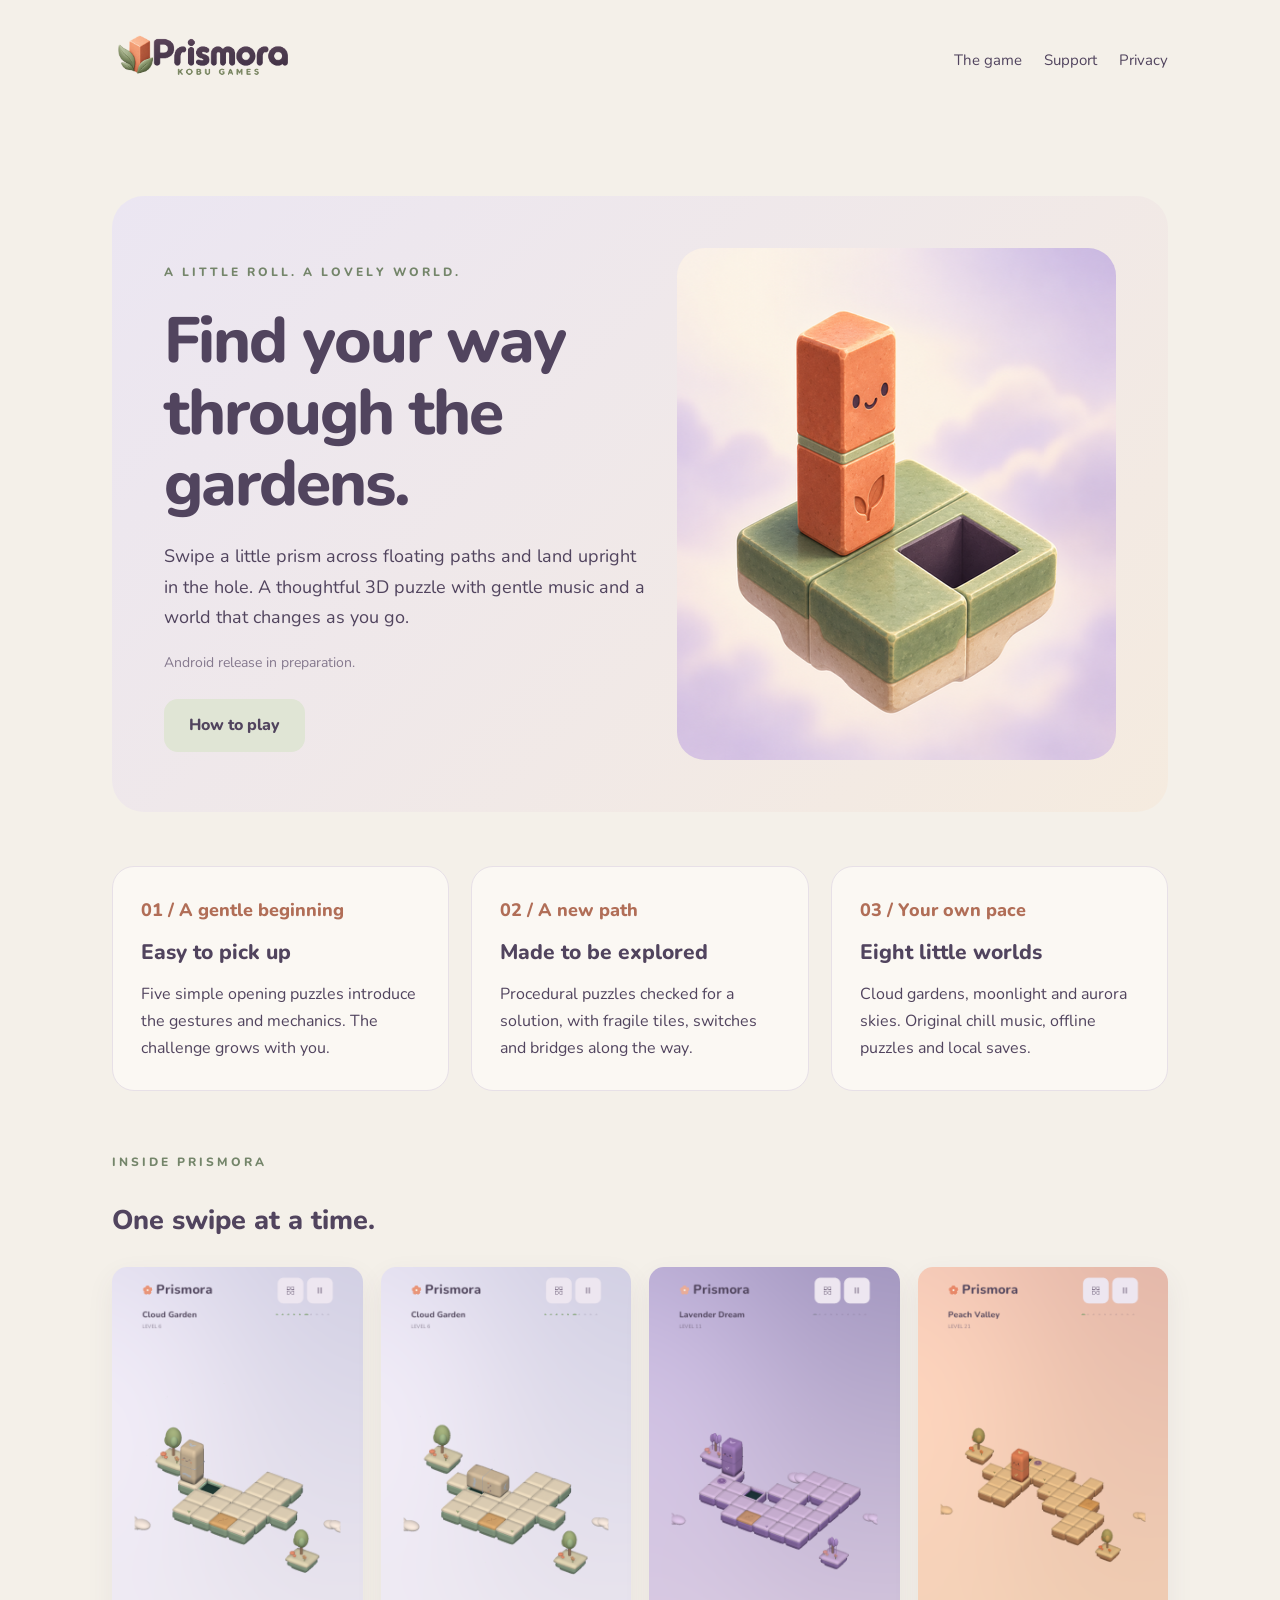
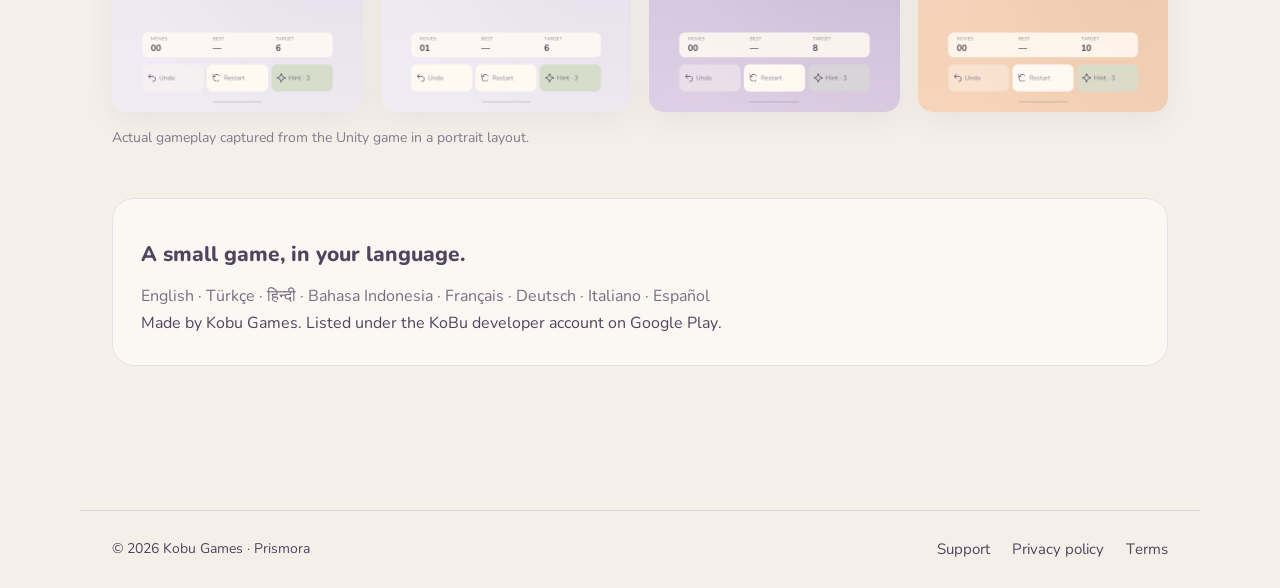
<file: index.html>
<!doctype html><html lang="en"><head><meta charset="utf-8"><meta name="viewport" content="width=device-width,initial-scale=1"><title>Prismora — Rolling Block Puzzle | Kobu Games</title><meta name="description" content="Prismora, a relaxing 3D rolling block puzzle by Kobu Games. Official game information, support and privacy."><link rel="icon" href="assets/play-icon-512.png"><link rel="stylesheet" href="style.css"></head><body><header><a href="index.html" aria-label="Prismora home"><img src="assets/logo-transparent.png" alt="Prismora — Kobu Games" width="2172" height="724"></a><nav aria-label="Main navigation"><a href="index.html#game">The game</a><a href="support.html">Support</a><a href="privacy.html">Privacy</a></nav></header><main><section class="hero" id="game"><div><span class="eyebrow">A little roll. A lovely world.</span><h1>Find your way<br>through the gardens.</h1><p class="intro">Swipe a little prism across floating paths and land upright in the hole. A thoughtful 3D puzzle with gentle music and a world that changes as you go.</p><p class="muted">Android release in preparation.</p><a class="button subtle" href="support.html">How to play</a></div><img src="assets/play-icon-512.png" alt="Friendly Prismora prism beside its goal hole" width="512" height="512"></section><div class="features"><article class="card"><span class="num">01 / A gentle beginning</span><h2>Easy to pick up</h2><p>Five simple opening puzzles introduce the gestures and mechanics. The challenge grows with you.</p></article><article class="card"><span class="num">02 / A new path</span><h2>Made to be explored</h2><p>Procedural puzzles checked for a solution, with fragile tiles, switches and bridges along the way.</p></article><article class="card"><span class="num">03 / Your own pace</span><h2>Eight little worlds</h2><p>Cloud gardens, moonlight and aurora skies. Original chill music, offline puzzles and local saves.</p></article></div><section><span class="eyebrow">Inside Prismora</span><h2>One swipe at a time.</h2><div class="screens"><img loading="lazy" src="assets/01-level-6.png" alt="Prismora gameplay, garden puzzle 1" width="1080" height="1920"><img loading="lazy" src="assets/02-level-6.png" alt="Prismora gameplay, garden puzzle 2" width="1080" height="1920"><img loading="lazy" src="assets/03-level-11.png" alt="Prismora gameplay, garden puzzle 3" width="1080" height="1920"><img loading="lazy" src="assets/04-level-21.png" alt="Prismora gameplay, garden puzzle 4" width="1080" height="1920"></div><p class="muted">Actual gameplay captured from the Unity game in a portrait layout.</p></section><section class="card"><h2>A small game, in your language.</h2><p class="languages">English · Türkçe · हिन्दी · Bahasa Indonesia · Français · Deutsch · Italiano · Español</p><p>Made by Kobu Games. Listed under the KoBu developer account on Google Play.</p></section></main><footer><p>© 2026 Kobu Games · Prismora</p><nav><a href="support.html">Support</a><a href="privacy.html">Privacy policy</a><a href="terms.html">Terms</a></nav></footer></body></html>
</file>
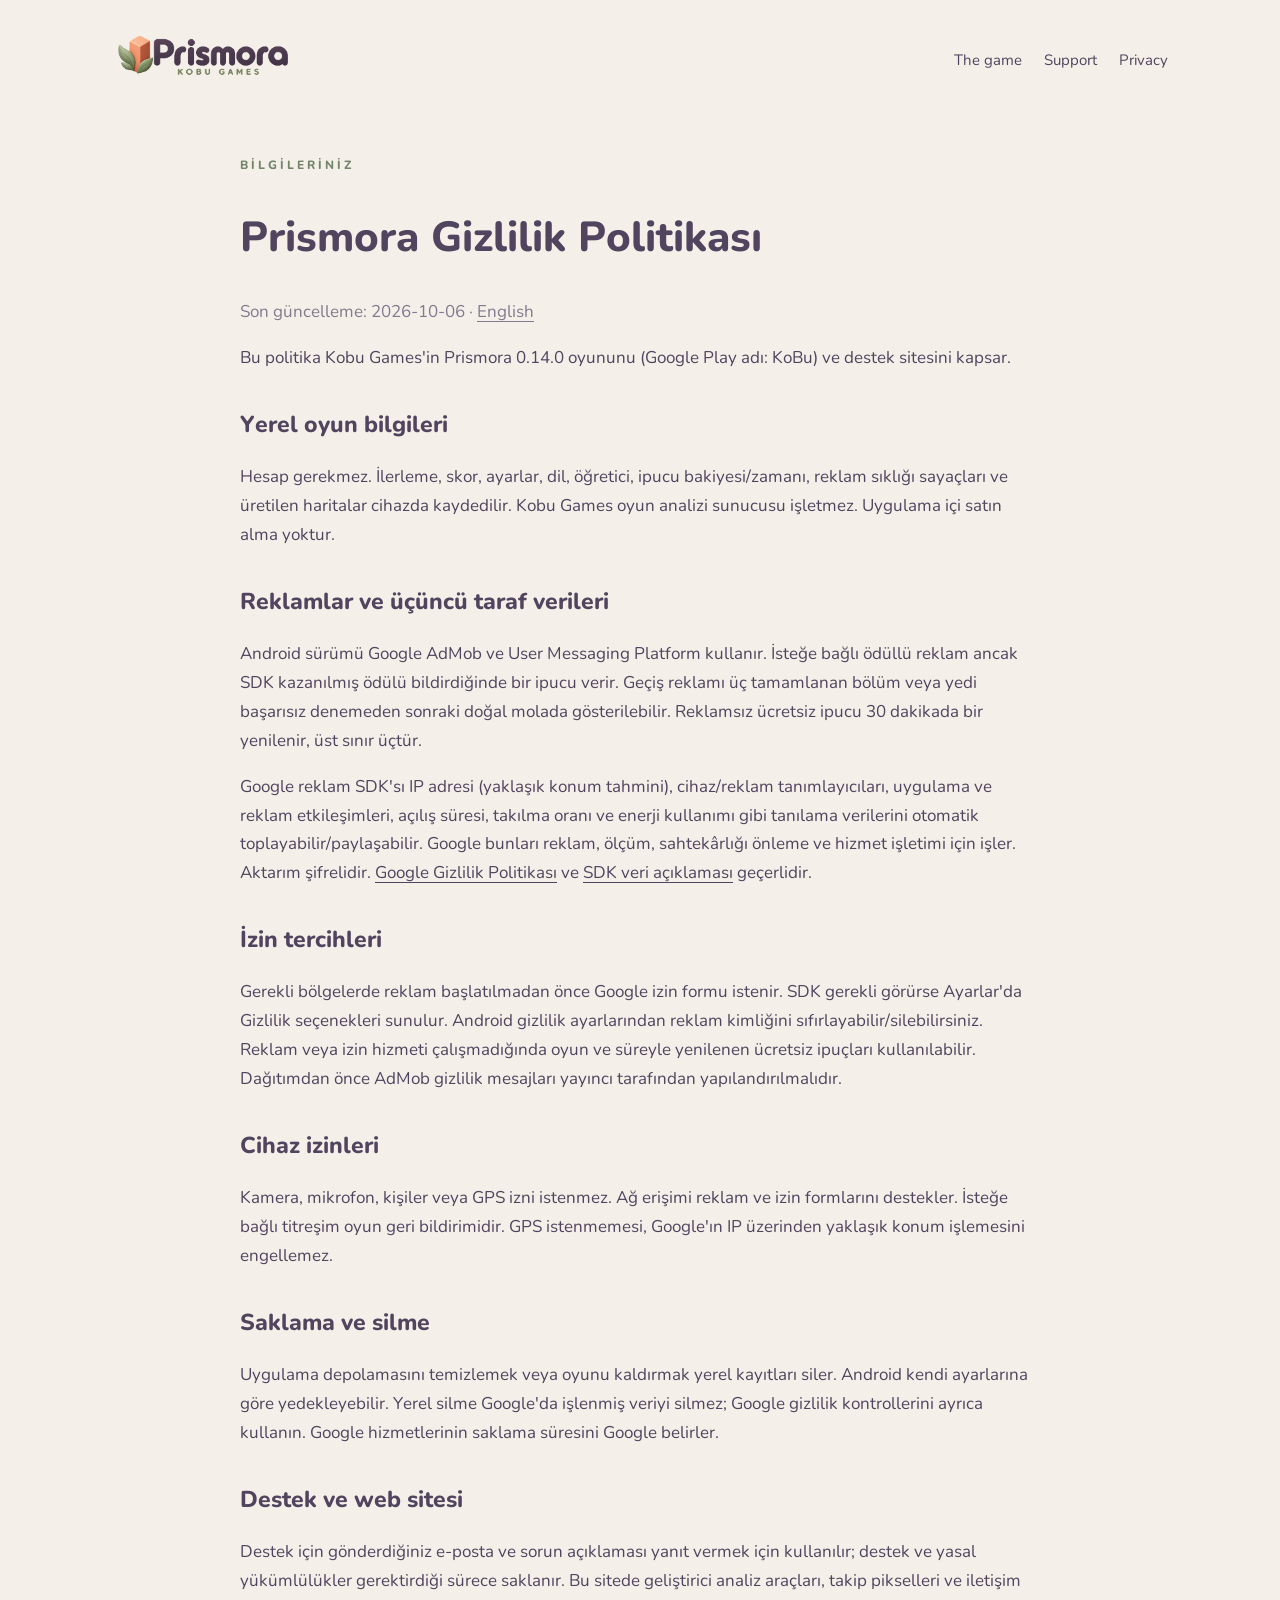
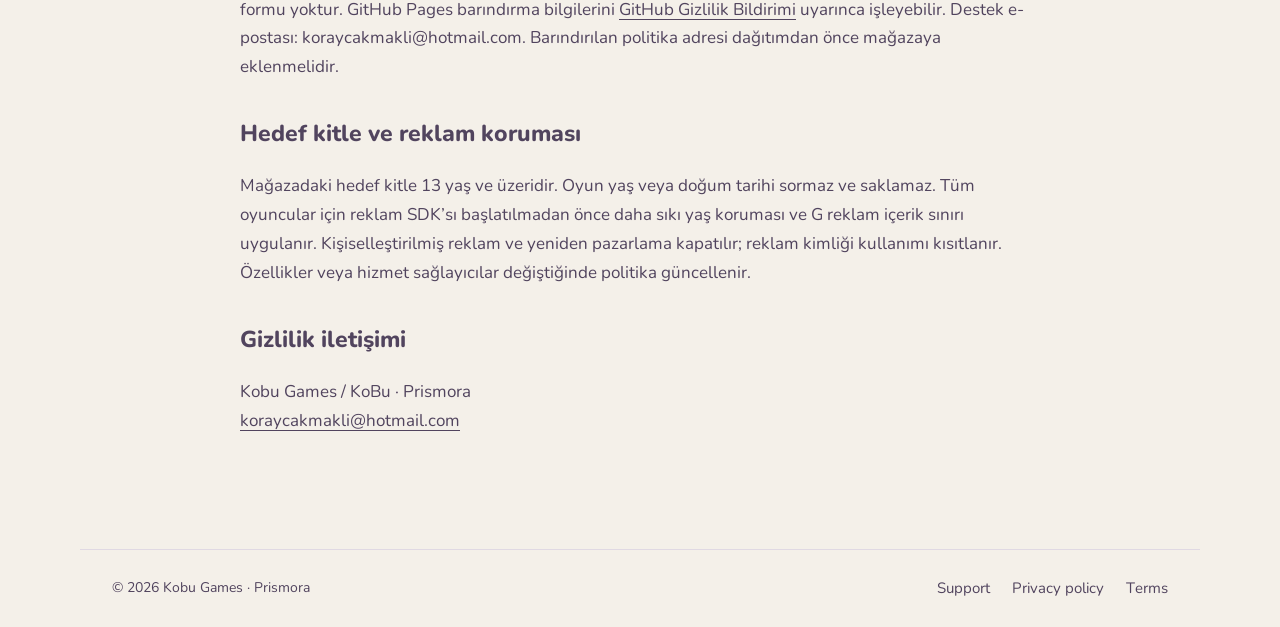
<file: privacy-tr.html>
<!doctype html><html lang="tr"><head><meta charset="utf-8"><meta name="viewport" content="width=device-width,initial-scale=1"><title>Prismora Gizlilik Politikası | Kobu Games</title><meta name="description" content="Prismora, a relaxing 3D rolling block puzzle by Kobu Games. Official game information, support and privacy."><link rel="icon" href="assets/play-icon-512.png"><link rel="stylesheet" href="style.css"></head><body><header><a href="index.html" aria-label="Prismora home"><img src="assets/logo-transparent.png" alt="Prismora — Kobu Games" width="2172" height="724"></a><nav aria-label="Main navigation"><a href="index.html#game">The game</a><a href="support.html">Support</a><a href="privacy.html">Privacy</a></nav></header><main><article class="legal"><span class="eyebrow">Bilgileriniz</span><h1>Prismora Gizlilik Politikası</h1><p class="muted">Son güncelleme: 2026-10-06 · <a href="privacy.html" lang="en">English</a></p><p>Bu politika Kobu Games'in Prismora 0.14.0 oyununu (Google Play adı: KoBu) ve destek sitesini kapsar.</p>
<h2>Yerel oyun bilgileri</h2><p>Hesap gerekmez. İlerleme, skor, ayarlar, dil, öğretici, ipucu bakiyesi/zamanı, reklam sıklığı sayaçları ve üretilen haritalar cihazda kaydedilir. Kobu Games oyun analizi sunucusu işletmez. Uygulama içi satın alma yoktur.</p>
<h2>Reklamlar ve üçüncü taraf verileri</h2><p>Android sürümü Google AdMob ve User Messaging Platform kullanır. İsteğe bağlı ödüllü reklam ancak SDK kazanılmış ödülü bildirdiğinde bir ipucu verir. Geçiş reklamı üç tamamlanan bölüm veya yedi başarısız denemeden sonraki doğal molada gösterilebilir. Reklamsız ücretsiz ipucu 30 dakikada bir yenilenir, üst sınır üçtür.</p><p>Google reklam SDK'sı IP adresi (yaklaşık konum tahmini), cihaz/reklam tanımlayıcıları, uygulama ve reklam etkileşimleri, açılış süresi, takılma oranı ve enerji kullanımı gibi tanılama verilerini otomatik toplayabilir/paylaşabilir. Google bunları reklam, ölçüm, sahtekârlığı önleme ve hizmet işletimi için işler. Aktarım şifrelidir. <a href="https://policies.google.com/privacy">Google Gizlilik Politikası</a> ve <a href="https://developers.google.com/admob/unity/privacy/play-data-disclosure">SDK veri açıklaması</a> geçerlidir.</p>
<h2>İzin tercihleri</h2><p>Gerekli bölgelerde reklam başlatılmadan önce Google izin formu istenir. SDK gerekli görürse Ayarlar'da Gizlilik seçenekleri sunulur. Android gizlilik ayarlarından reklam kimliğini sıfırlayabilir/silebilirsiniz. Reklam veya izin hizmeti çalışmadığında oyun ve süreyle yenilenen ücretsiz ipuçları kullanılabilir. Dağıtımdan önce AdMob gizlilik mesajları yayıncı tarafından yapılandırılmalıdır.</p>
<h2>Cihaz izinleri</h2><p>Kamera, mikrofon, kişiler veya GPS izni istenmez. Ağ erişimi reklam ve izin formlarını destekler. İsteğe bağlı titreşim oyun geri bildirimidir. GPS istenmemesi, Google'ın IP üzerinden yaklaşık konum işlemesini engellemez.</p>
<h2>Saklama ve silme</h2><p>Uygulama depolamasını temizlemek veya oyunu kaldırmak yerel kayıtları siler. Android kendi ayarlarına göre yedekleyebilir. Yerel silme Google'da işlenmiş veriyi silmez; Google gizlilik kontrollerini ayrıca kullanın. Google hizmetlerinin saklama süresini Google belirler.</p>
<h2>Destek ve web sitesi</h2><p>Destek için gönderdiğiniz e-posta ve sorun açıklaması yanıt vermek için kullanılır; destek ve yasal yükümlülükler gerektirdiği sürece saklanır. Bu sitede geliştirici analiz araçları, takip pikselleri ve iletişim formu yoktur. GitHub Pages barındırma bilgilerini <a href="https://docs.github.com/en/site-policy/privacy-policies/github-general-privacy-statement">GitHub Gizlilik Bildirimi</a> uyarınca işleyebilir. Destek e-postası: koraycakmakli@hotmail.com. Barındırılan politika adresi dağıtımdan önce mağazaya eklenmelidir.</p>
<h2>Hedef kitle ve reklam koruması</h2><p>Mağazadaki hedef kitle 13 yaş ve üzeridir. Oyun yaş veya doğum tarihi sormaz ve saklamaz. Tüm oyuncular için reklam SDK’sı başlatılmadan önce daha sıkı yaş koruması ve G reklam içerik sınırı uygulanır. Kişiselleştirilmiş reklam ve yeniden pazarlama kapatılır; reklam kimliği kullanımı kısıtlanır. Özellikler veya hizmet sağlayıcılar değiştiğinde politika güncellenir.</p><h2>Gizlilik iletişimi</h2><p>Kobu Games / KoBu · Prismora<br><a href="mailto:koraycakmakli@hotmail.com">koraycakmakli@hotmail.com</a></p></article></main><footer><p>© 2026 Kobu Games · Prismora</p><nav><a href="support.html">Support</a><a href="privacy.html">Privacy policy</a><a href="terms.html">Terms</a></nav></footer></body></html>
</file>
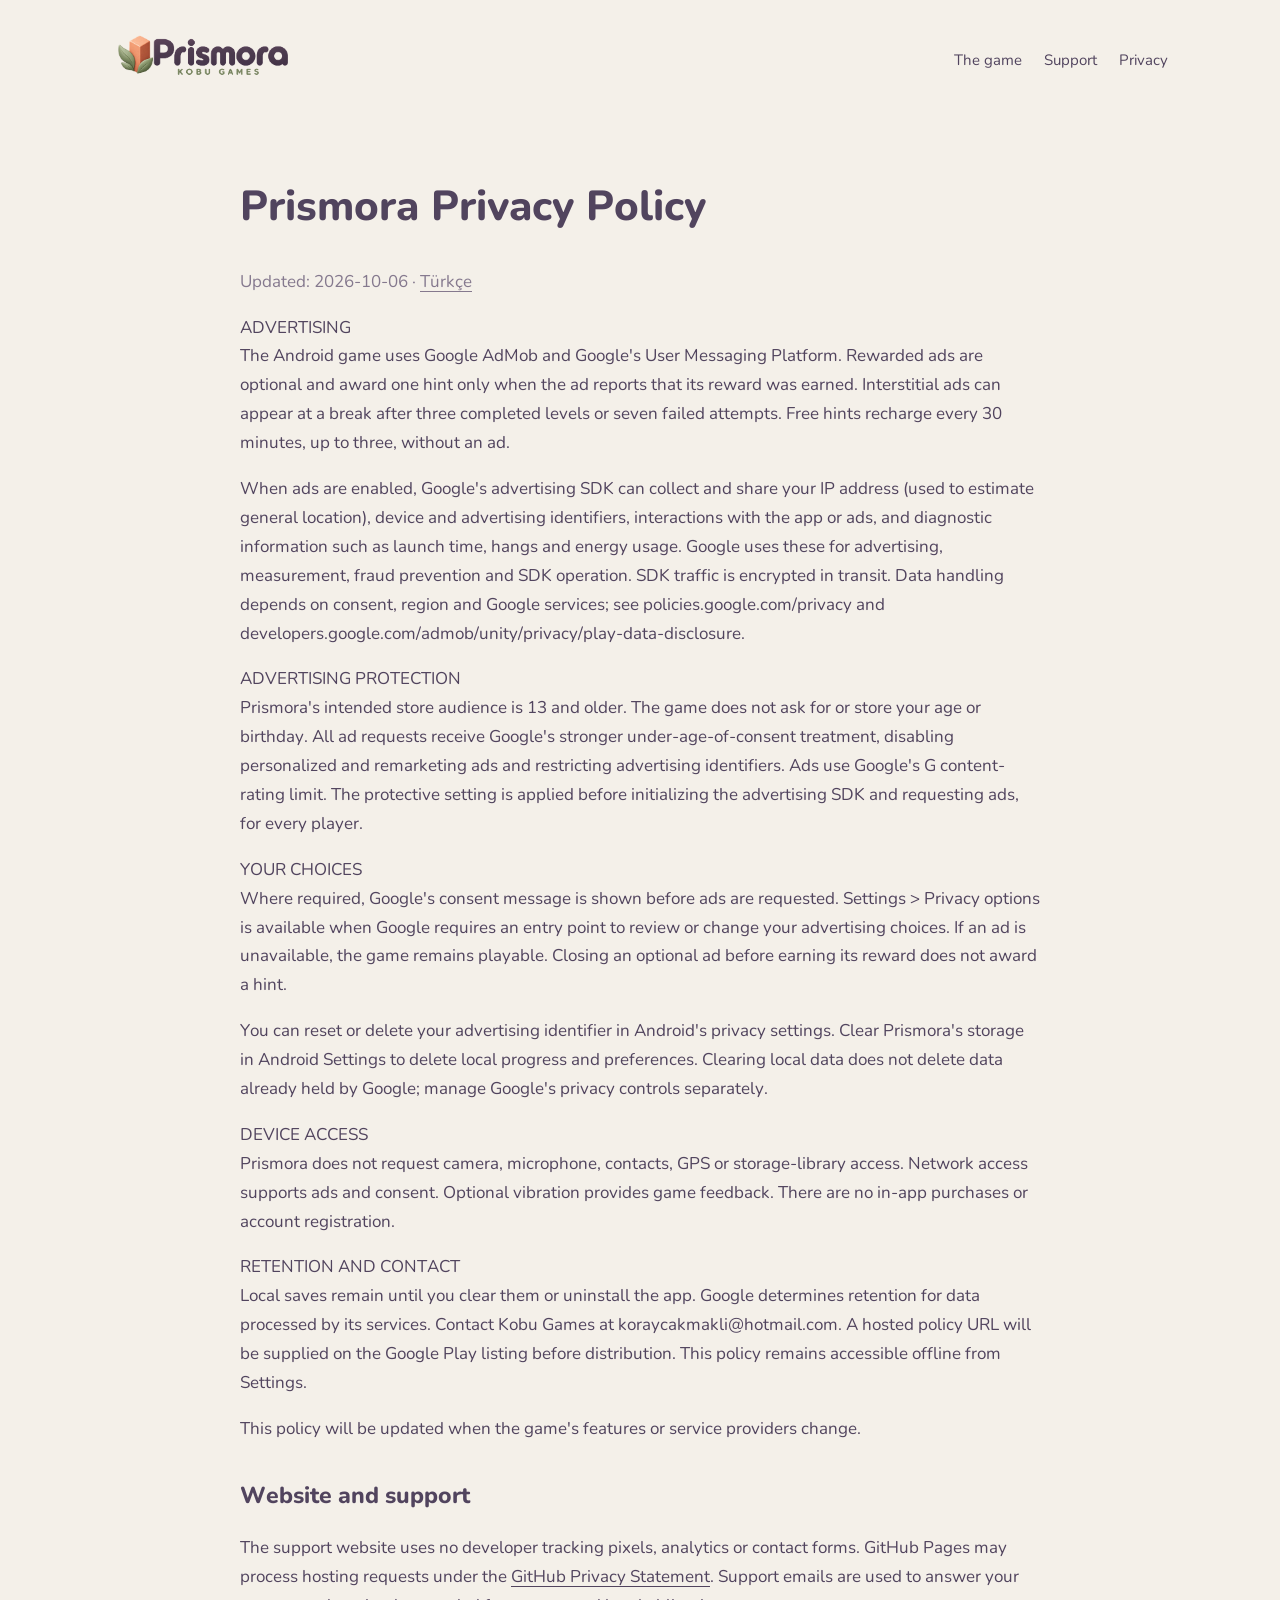
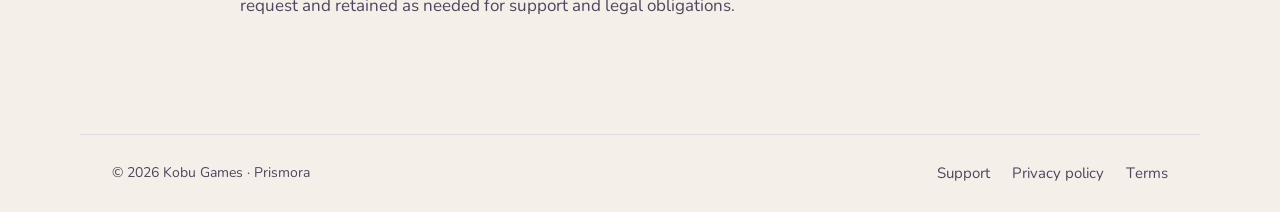
<file: privacy.html>
<!doctype html><html lang="en"><head><meta charset="utf-8"><meta name="viewport" content="width=device-width,initial-scale=1"><title>Prismora Privacy Policy | Kobu Games</title><meta name="description" content="Prismora, a relaxing 3D rolling block puzzle by Kobu Games. Official game information, support and privacy."><link rel="icon" href="assets/play-icon-512.png"><link rel="stylesheet" href="style.css"></head><body><header><a href="index.html" aria-label="Prismora home"><img src="assets/logo-transparent.png" alt="Prismora — Kobu Games" width="2172" height="724"></a><nav aria-label="Main navigation"><a href="index.html#game">The game</a><a href="support.html">Support</a><a href="privacy.html">Privacy</a></nav></header><main><article class="legal"><h1>Prismora Privacy Policy</h1><p class="muted">Updated: 2026-10-06 · <a href="privacy-tr.html">Türkçe</a></p><p>ADVERTISING<br>The Android game uses Google AdMob and Google&#x27;s User Messaging Platform. Rewarded ads are optional and award one hint only when the ad reports that its reward was earned. Interstitial ads can appear at a break after three completed levels or seven failed attempts. Free hints recharge every 30 minutes, up to three, without an ad.</p><p>When ads are enabled, Google&#x27;s advertising SDK can collect and share your IP address (used to estimate general location), device and advertising identifiers, interactions with the app or ads, and diagnostic information such as launch time, hangs and energy usage. Google uses these for advertising, measurement, fraud prevention and SDK operation. SDK traffic is encrypted in transit. Data handling depends on consent, region and Google services; see policies.google.com/privacy and developers.google.com/admob/unity/privacy/play-data-disclosure.</p><p>ADVERTISING PROTECTION<br>Prismora&#x27;s intended store audience is 13 and older. The game does not ask for or store your age or birthday. All ad requests receive Google&#x27;s stronger under-age-of-consent treatment, disabling personalized and remarketing ads and restricting advertising identifiers. Ads use Google&#x27;s G content-rating limit. The protective setting is applied before initializing the advertising SDK and requesting ads, for every player.</p><p>YOUR CHOICES<br>Where required, Google&#x27;s consent message is shown before ads are requested. Settings &gt; Privacy options is available when Google requires an entry point to review or change your advertising choices. If an ad is unavailable, the game remains playable. Closing an optional ad before earning its reward does not award a hint.</p><p>You can reset or delete your advertising identifier in Android&#x27;s privacy settings. Clear Prismora&#x27;s storage in Android Settings to delete local progress and preferences. Clearing local data does not delete data already held by Google; manage Google&#x27;s privacy controls separately.</p><p>DEVICE ACCESS<br>Prismora does not request camera, microphone, contacts, GPS or storage-library access. Network access supports ads and consent. Optional vibration provides game feedback. There are no in-app purchases or account registration.</p><p>RETENTION AND CONTACT<br>Local saves remain until you clear them or uninstall the app. Google determines retention for data processed by its services. Contact Kobu Games at koraycakmakli@hotmail.com. A hosted policy URL will be supplied on the Google Play listing before distribution. This policy remains accessible offline from Settings.</p><p>This policy will be updated when the game&#x27;s features or service providers change.<br></p><h2>Website and support</h2><p>The support website uses no developer tracking pixels, analytics or contact forms. GitHub Pages may process hosting requests under the <a href="https://docs.github.com/en/site-policy/privacy-policies/github-general-privacy-statement">GitHub Privacy Statement</a>. Support emails are used to answer your request and retained as needed for support and legal obligations.</p></article></main><footer><p>© 2026 Kobu Games · Prismora</p><nav><a href="support.html">Support</a><a href="privacy.html">Privacy policy</a><a href="terms.html">Terms</a></nav></footer></body></html>
</file>
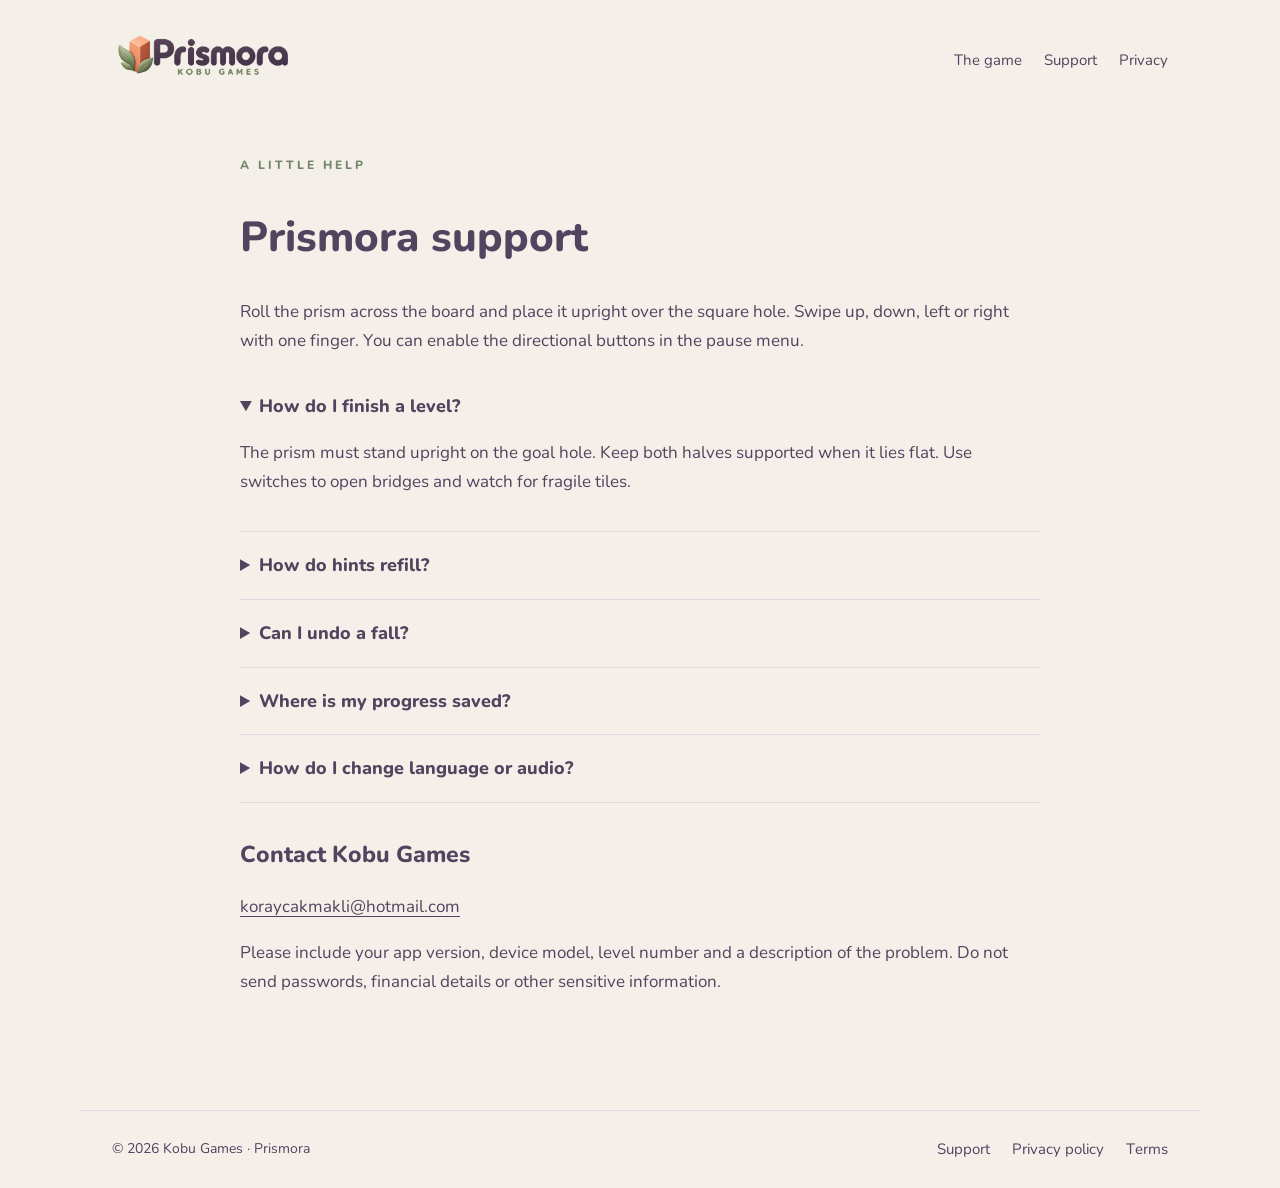
<file: support.html>
<!doctype html><html lang="en"><head><meta charset="utf-8"><meta name="viewport" content="width=device-width,initial-scale=1"><title>Prismora Support | Kobu Games</title><meta name="description" content="Prismora, a relaxing 3D rolling block puzzle by Kobu Games. Official game information, support and privacy."><link rel="icon" href="assets/play-icon-512.png"><link rel="stylesheet" href="style.css"></head><body><header><a href="index.html" aria-label="Prismora home"><img src="assets/logo-transparent.png" alt="Prismora — Kobu Games" width="2172" height="724"></a><nav aria-label="Main navigation"><a href="index.html#game">The game</a><a href="support.html">Support</a><a href="privacy.html">Privacy</a></nav></header><main><article class="legal"><span class="eyebrow">A little help</span><h1>Prismora support</h1><p>Roll the prism across the board and place it upright over the square hole. Swipe up, down, left or right with one finger. You can enable the directional buttons in the pause menu.</p><details open><summary>How do I finish a level?</summary><p>The prism must stand upright on the goal hole. Keep both halves supported when it lies flat. Use switches to open bridges and watch for fragile tiles.</p></details><details><summary>How do hints refill?</summary><p>You begin with three free hints. One free hint refills every 30 minutes, up to three. An optional Google AdMob rewarded ad gives one extra hint after its reward is earned. Timed free hints remain available when no ad can be loaded.</p></details><details><summary>Can I undo a fall?</summary><p>Yes. Undo returns to your previous valid position. Restart begins the same puzzle again.</p></details><details><summary>Where is my progress saved?</summary><p>Progress and preferences are saved on your device. There is no account or developer cloud save. Clearing app storage or uninstalling may remove progress. Device backup behaviour depends on your operating system.</p></details><details><summary>How do I change language or audio?</summary><p>Open Settings from the menu. Choose one of eight languages and adjust Music and Game sounds separately.</p></details><h2>Contact Kobu Games</h2><p><a href="mailto:koraycakmakli@hotmail.com">koraycakmakli@hotmail.com</a></p><p>Please include your app version, device model, level number and a description of the problem. Do not send passwords, financial details or other sensitive information.</p></article></main><footer><p>© 2026 Kobu Games · Prismora</p><nav><a href="support.html">Support</a><a href="privacy.html">Privacy policy</a><a href="terms.html">Terms</a></nav></footer></body></html>
</file>
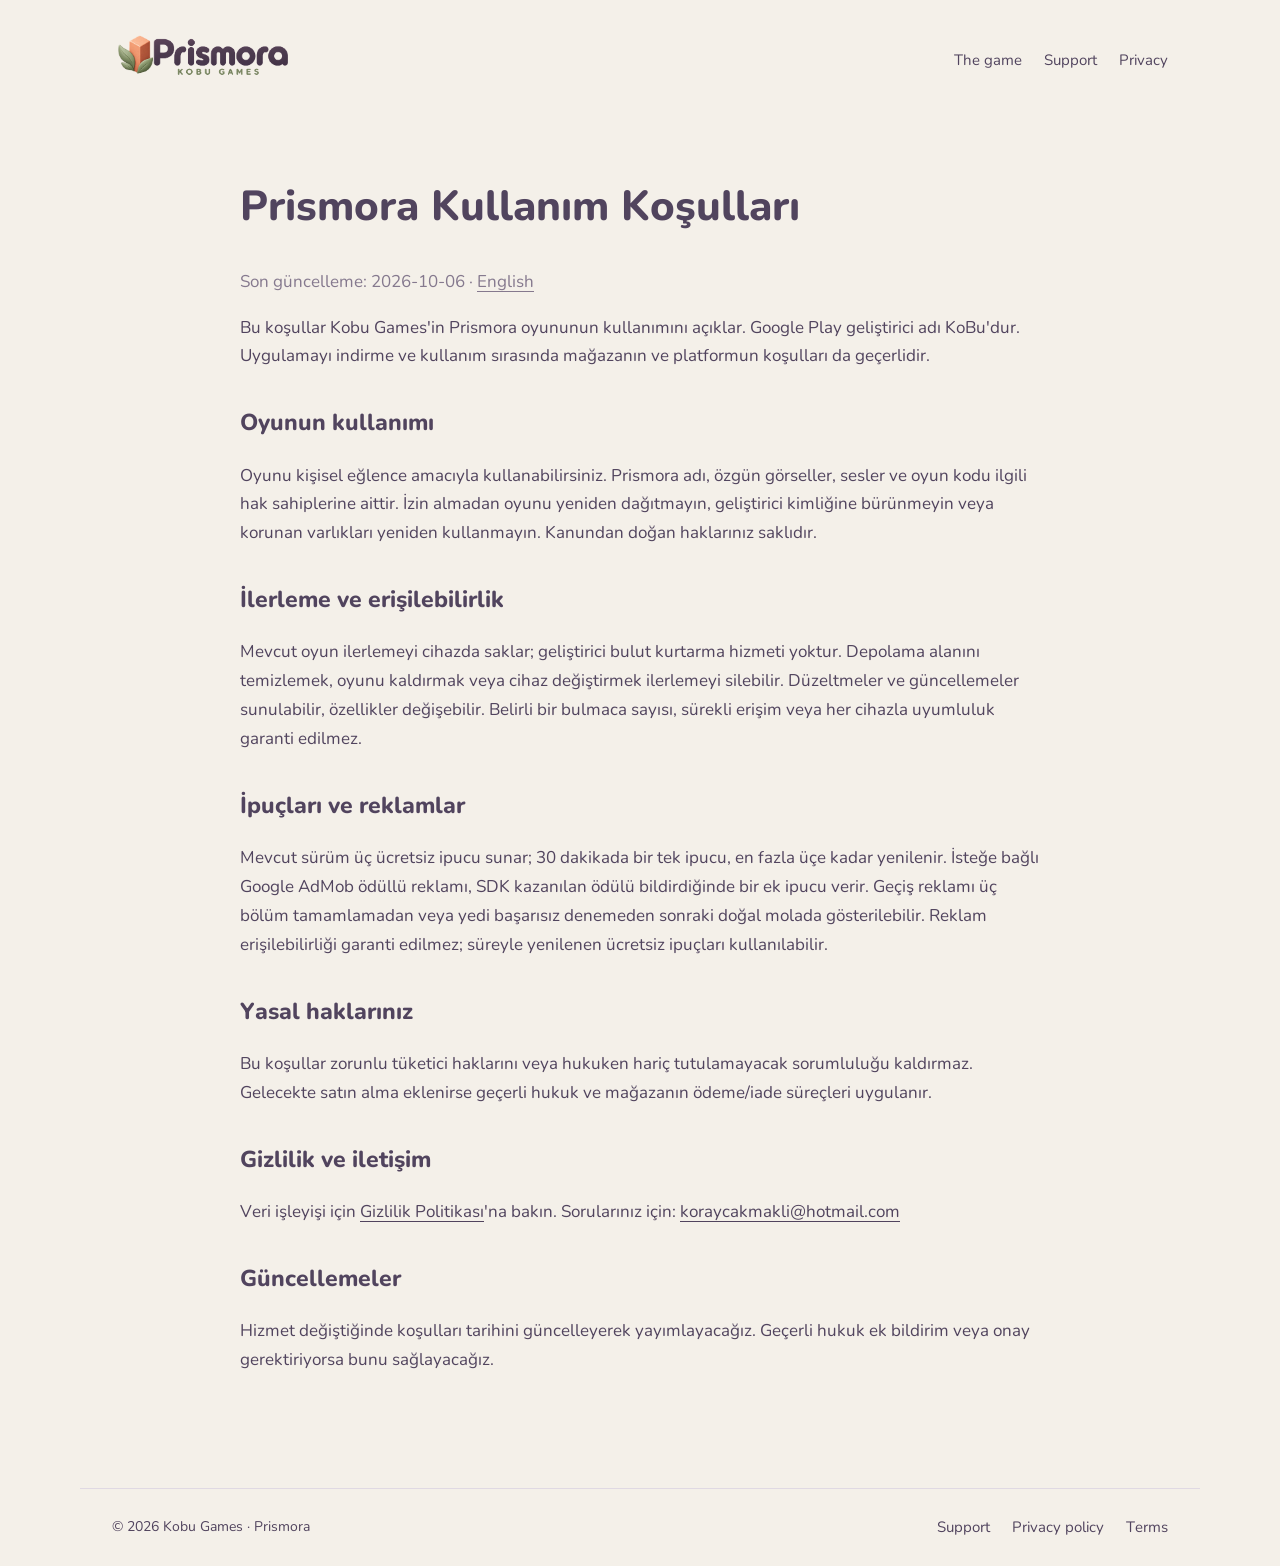
<file: terms-tr.html>
<!doctype html><html lang="tr"><head><meta charset="utf-8"><meta name="viewport" content="width=device-width,initial-scale=1"><title>Prismora Kullanım Koşulları | Kobu Games</title><meta name="description" content="Prismora, a relaxing 3D rolling block puzzle by Kobu Games. Official game information, support and privacy."><link rel="icon" href="assets/play-icon-512.png"><link rel="stylesheet" href="style.css"></head><body><header><a href="index.html" aria-label="Prismora home"><img src="assets/logo-transparent.png" alt="Prismora — Kobu Games" width="2172" height="724"></a><nav aria-label="Main navigation"><a href="index.html#game">The game</a><a href="support.html">Support</a><a href="privacy.html">Privacy</a></nav></header><main><article class="legal"><h1>Prismora Kullanım Koşulları</h1><p class="muted">Son güncelleme: 2026-10-06 · <a href="terms.html">English</a></p><p>Bu koşullar Kobu Games'in Prismora oyununun kullanımını açıklar. Google Play geliştirici adı KoBu'dur. Uygulamayı indirme ve kullanım sırasında mağazanın ve platformun koşulları da geçerlidir.</p><h2>Oyunun kullanımı</h2><p>Oyunu kişisel eğlence amacıyla kullanabilirsiniz. Prismora adı, özgün görseller, sesler ve oyun kodu ilgili hak sahiplerine aittir. İzin almadan oyunu yeniden dağıtmayın, geliştirici kimliğine bürünmeyin veya korunan varlıkları yeniden kullanmayın. Kanundan doğan haklarınız saklıdır.</p><h2>İlerleme ve erişilebilirlik</h2><p>Mevcut oyun ilerlemeyi cihazda saklar; geliştirici bulut kurtarma hizmeti yoktur. Depolama alanını temizlemek, oyunu kaldırmak veya cihaz değiştirmek ilerlemeyi silebilir. Düzeltmeler ve güncellemeler sunulabilir, özellikler değişebilir. Belirli bir bulmaca sayısı, sürekli erişim veya her cihazla uyumluluk garanti edilmez.</p><h2>İpuçları ve reklamlar</h2><p>Mevcut sürüm üç ücretsiz ipucu sunar; 30 dakikada bir tek ipucu, en fazla üçe kadar yenilenir. İsteğe bağlı Google AdMob ödüllü reklamı, SDK kazanılan ödülü bildirdiğinde bir ek ipucu verir. Geçiş reklamı üç bölüm tamamlamadan veya yedi başarısız denemeden sonraki doğal molada gösterilebilir. Reklam erişilebilirliği garanti edilmez; süreyle yenilenen ücretsiz ipuçları kullanılabilir.</p><h2>Yasal haklarınız</h2><p>Bu koşullar zorunlu tüketici haklarını veya hukuken hariç tutulamayacak sorumluluğu kaldırmaz. Gelecekte satın alma eklenirse geçerli hukuk ve mağazanın ödeme/iade süreçleri uygulanır.</p><h2>Gizlilik ve iletişim</h2><p>Veri işleyişi için <a href="privacy-tr.html">Gizlilik Politikası</a>'na bakın. Sorularınız için: <a href="mailto:koraycakmakli@hotmail.com">koraycakmakli@hotmail.com</a></p><h2>Güncellemeler</h2><p>Hizmet değiştiğinde koşulları tarihini güncelleyerek yayımlayacağız. Geçerli hukuk ek bildirim veya onay gerektiriyorsa bunu sağlayacağız.</p></article></main><footer><p>© 2026 Kobu Games · Prismora</p><nav><a href="support.html">Support</a><a href="privacy.html">Privacy policy</a><a href="terms.html">Terms</a></nav></footer></body></html>
</file>
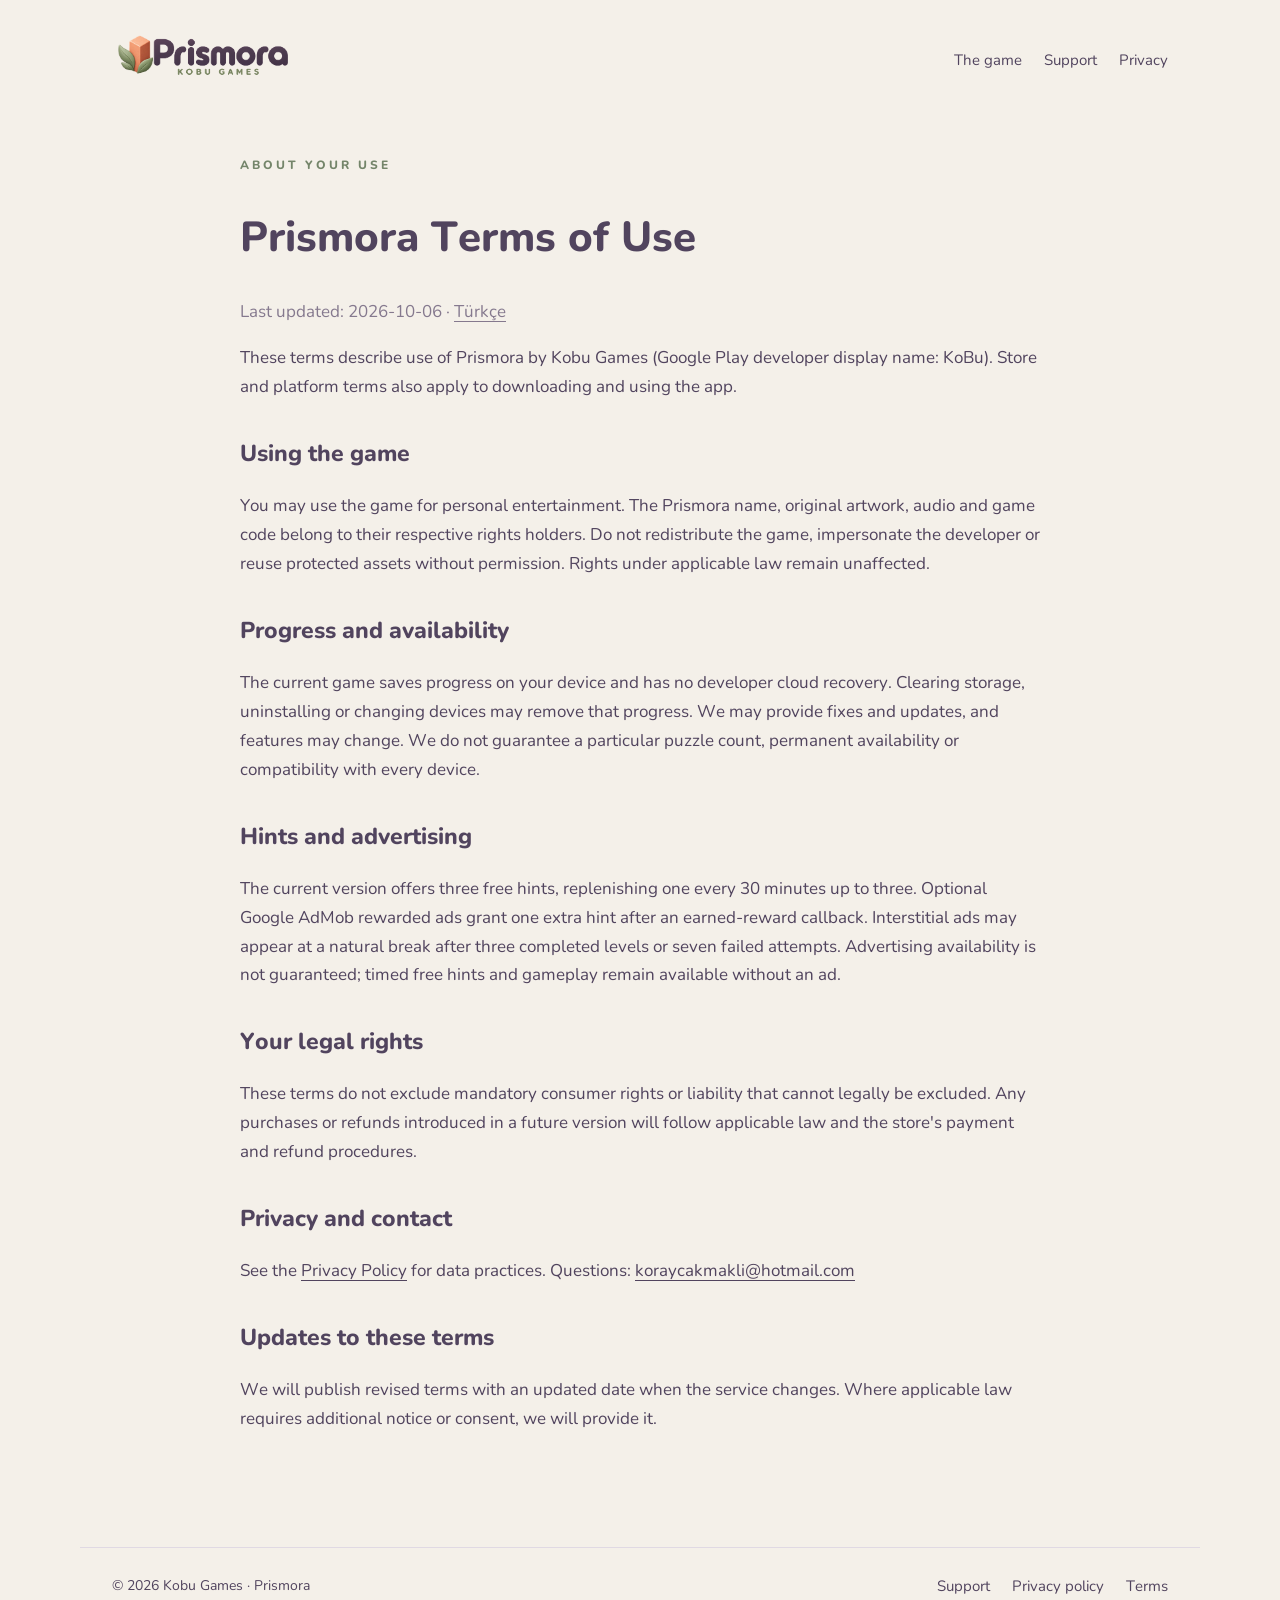
<file: terms.html>
<!doctype html><html lang="en"><head><meta charset="utf-8"><meta name="viewport" content="width=device-width,initial-scale=1"><title>Prismora Terms of Use | Kobu Games</title><meta name="description" content="Prismora, a relaxing 3D rolling block puzzle by Kobu Games. Official game information, support and privacy."><link rel="icon" href="assets/play-icon-512.png"><link rel="stylesheet" href="style.css"></head><body><header><a href="index.html" aria-label="Prismora home"><img src="assets/logo-transparent.png" alt="Prismora — Kobu Games" width="2172" height="724"></a><nav aria-label="Main navigation"><a href="index.html#game">The game</a><a href="support.html">Support</a><a href="privacy.html">Privacy</a></nav></header><main><article class="legal"><span class="eyebrow">About your use</span><h1>Prismora Terms of Use</h1><p class="muted">Last updated: 2026-10-06 · <a href="terms-tr.html" lang="tr">Türkçe</a></p><p>These terms describe use of Prismora by Kobu Games (Google Play developer display name: KoBu). Store and platform terms also apply to downloading and using the app.</p><h2>Using the game</h2><p>You may use the game for personal entertainment. The Prismora name, original artwork, audio and game code belong to their respective rights holders. Do not redistribute the game, impersonate the developer or reuse protected assets without permission. Rights under applicable law remain unaffected.</p><h2>Progress and availability</h2><p>The current game saves progress on your device and has no developer cloud recovery. Clearing storage, uninstalling or changing devices may remove that progress. We may provide fixes and updates, and features may change. We do not guarantee a particular puzzle count, permanent availability or compatibility with every device.</p><h2>Hints and advertising</h2><p>The current version offers three free hints, replenishing one every 30 minutes up to three. Optional Google AdMob rewarded ads grant one extra hint after an earned-reward callback. Interstitial ads may appear at a natural break after three completed levels or seven failed attempts. Advertising availability is not guaranteed; timed free hints and gameplay remain available without an ad.</p><h2>Your legal rights</h2><p>These terms do not exclude mandatory consumer rights or liability that cannot legally be excluded. Any purchases or refunds introduced in a future version will follow applicable law and the store's payment and refund procedures.</p><h2>Privacy and contact</h2><p>See the <a href="privacy.html">Privacy Policy</a> for data practices. Questions: <a href="mailto:koraycakmakli@hotmail.com">koraycakmakli@hotmail.com</a></p><h2>Updates to these terms</h2><p>We will publish revised terms with an updated date when the service changes. Where applicable law requires additional notice or consent, we will provide it.</p></article></main><footer><p>© 2026 Kobu Games · Prismora</p><nav><a href="support.html">Support</a><a href="privacy.html">Privacy policy</a><a href="terms.html">Terms</a></nav></footer></body></html>
</file>
<file: style.css>
@font-face{font-family:Nunito;src:url(assets/Nunito-Regular.ttf)}@font-face{font-family:Nunito;src:url(assets/Nunito-Bold.ttf);font-weight:800}*{box-sizing:border-box}html{scroll-behavior:smooth}body{margin:0;background:#f4f0e9;color:#51445e;font:18px/1.7 Nunito,system-ui,sans-serif}a{color:inherit;text-underline-offset:4px}header,main,footer{max-width:1120px;margin:auto;padding:26px 32px}header{display:flex;align-items:center;justify-content:space-between;gap:24px}header img{width:180px;height:auto}nav{display:flex;gap:22px;font-size:15px;flex-wrap:wrap}nav a{text-decoration:none}.hero{background:linear-gradient(135deg,#ebe6f2,#f5ebdf);border-radius:32px;padding:52px;display:grid;grid-template-columns:1.1fr 1fr;gap:30px;align-items:center}.hero h1{font-size:clamp(38px,5vw,64px);line-height:1.12;letter-spacing:-2px;margin:20px 0}.eyebrow{font-size:12px;letter-spacing:3px;text-transform:uppercase;color:#74856a;font-weight:800}.hero img{width:100%;border-radius:28px}.intro{max-width:630px}.button{display:inline-block;background:#51445e;color:#fff;padding:13px 25px;border-radius:14px;text-decoration:none;font-weight:800;font-size:16px;margin-top:10px}.subtle{background:#e0e5d5;color:#51445e}.features{display:grid;grid-template-columns:repeat(3,1fr);gap:22px;margin:54px 0}.card{background:#fbf8f3;border:1px solid #e7e0e7;border-radius:22px;padding:28px}.card h2{font-size:21px;margin:10px 0}.card p{font-size:16px;margin:0}.num{color:#b16e57;font-weight:800}.screens{display:grid;grid-template-columns:repeat(4,1fr);gap:18px}.screens img{width:100%;height:auto;border-radius:15px;box-shadow:0 10px 28px #51445e12}section{margin:48px 0}.legal{max-width:800px;margin:auto}.legal h1{font-size:42px;line-height:1.2}.legal h2{font-size:23px;margin-top:32px}.legal p,.legal li{font-size:17px}.muted{color:#85798e;font-size:14px}.pending{font-size:15px;color:#956151}details{padding:18px 0;border-bottom:1px solid #dfd6e0}summary{font-weight:800;cursor:pointer}footer{display:flex;justify-content:space-between;border-top:1px solid #e0d9e3;margin-top:70px;font-size:14px;gap:20px}footer p{margin:0}.languages{font-size:15px;color:#786d80}a:focus-visible,summary:focus-visible{outline:3px solid #b16e57;outline-offset:5px}@media(max-width:700px){body{font-size:17px}header,main,footer{padding:22px}header{align-items:flex-start;flex-direction:column}nav{gap:18px}.hero{padding:28px;grid-template-columns:1fr}.hero img{max-width:260px;justify-self:center}.features{grid-template-columns:1fr;gap:14px;margin:32px 0}.screens{grid-template-columns:repeat(2,1fr)}footer{flex-direction:column}.legal h1{font-size:34px}}@media(prefers-reduced-motion:reduce){html{scroll-behavior:auto}}
</file>
